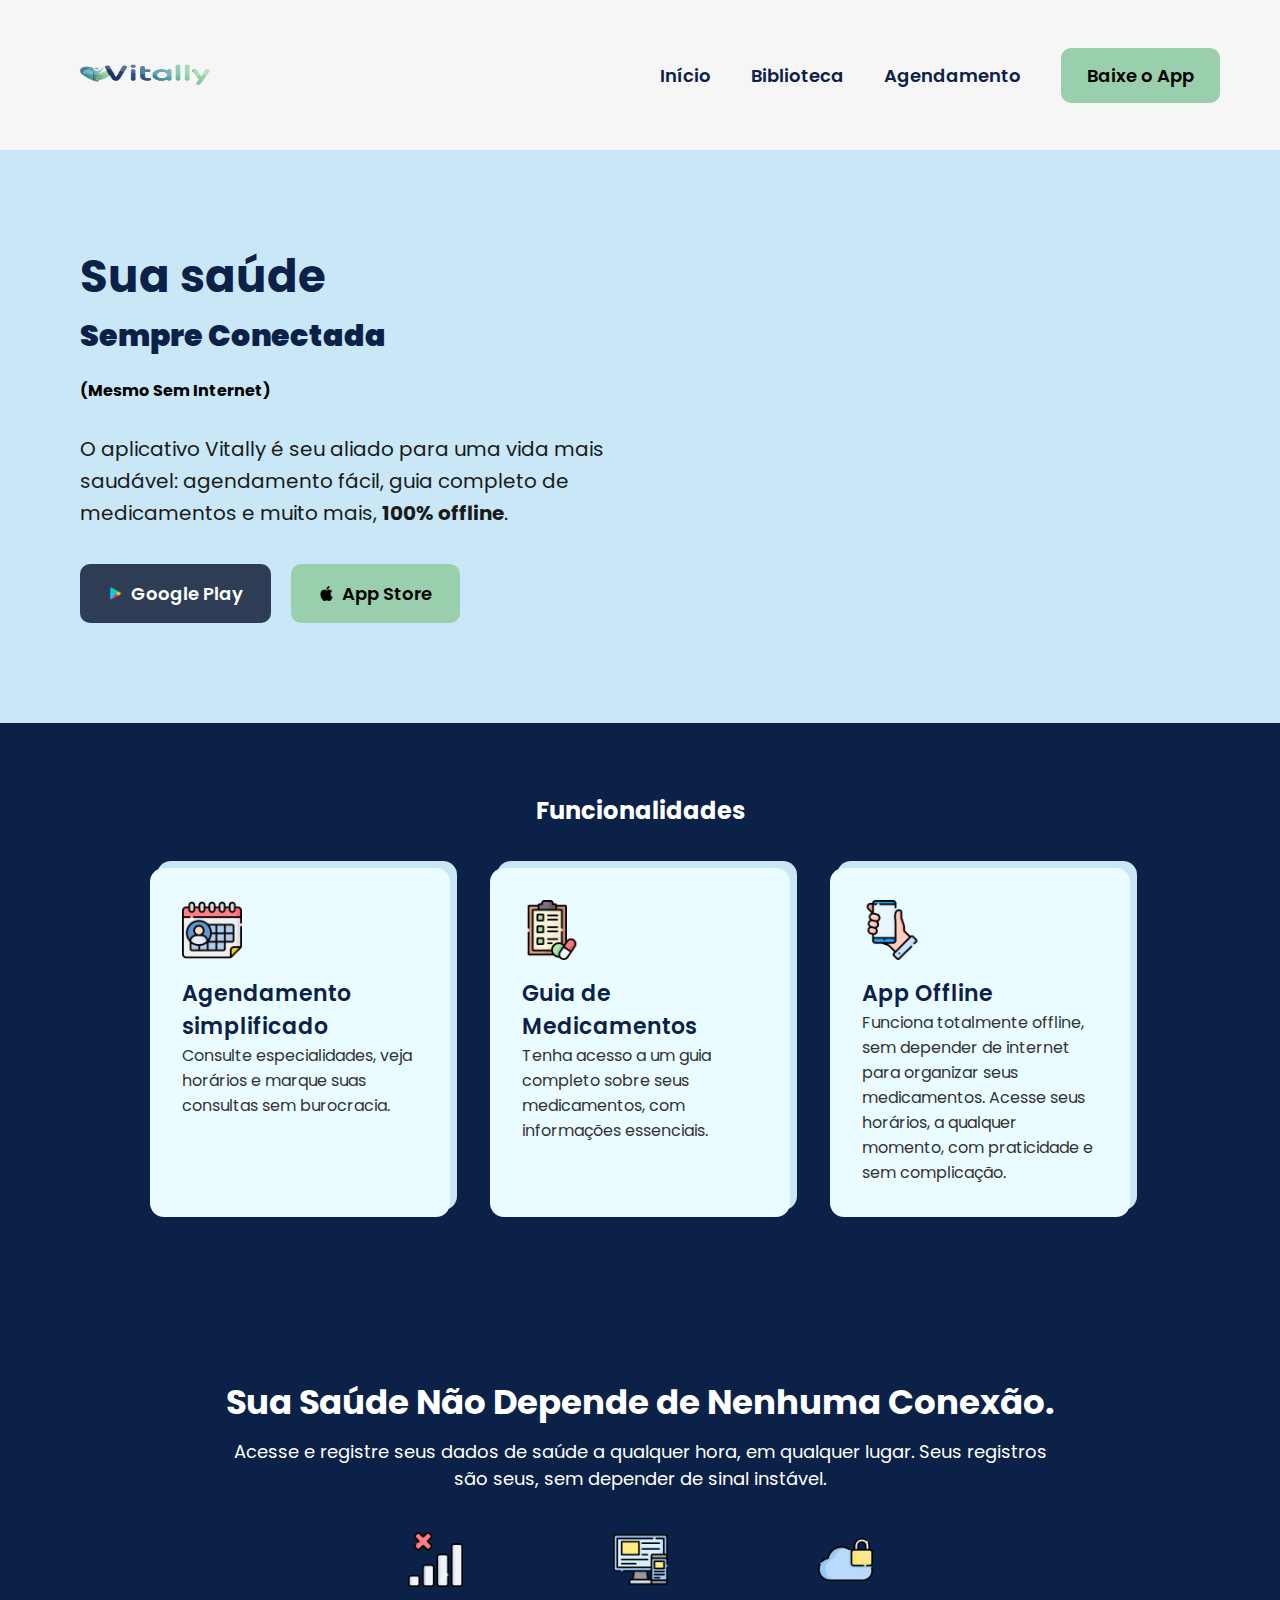
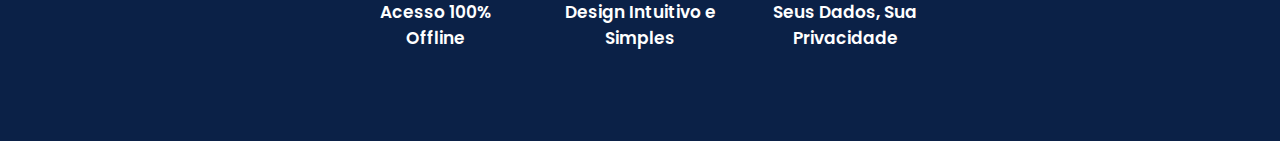
<file: index.html>
<!DOCTYPE html>
<html lang="pt-br">
  <head>
    <meta charset="UTF-8" />
    <meta name="viewport" content="width=device-width, initial-scale=1.0" />
    <title>Vitally</title>
    <link rel="stylesheet" href="style.css" />
    <link
      href="https://fonts.googleapis.com/css2?family=Poppins:wght@300;400;600;700&display=swap"
      rel="stylesheet"
    />
  </head>
  <body>
    <header class="header">
      <img src="img/logo vitally.png" alt="Vitally" class="logo" />

      <nav class="menu-desktop">
        <a href="#inicio">Início</a>
        <a href="biblioteca.html">Biblioteca</a>
        <a href="agendamento.html">Agendamento</a>
        <a href="#" class="btn-baixar">Baixe o App</a>
      </nav>

      <div id="menuBtn" class="menu-icon">☰</div>
    </header>

    <div class="fundo-menu"></div>

    <nav class="menu-lateral">
      <ul>
        <li><a href="#inicio">Início</a></li>
        <li><a href="biblioteca.html">Biblioteca</a></li>
        <li><a href="agendamento.html">Agendamento</a></li>
        <li><a href="#contato">Contato</a></li>
      </ul>
    </nav>

    <section class="destaque" id="inicio">
      <h2>Sua saúde <br /><strong>Sempre Conectada</strong></h2>
      <p><strong>(Mesmo Sem Internet)</strong></p>
      <p class="descricao">
        O aplicativo Vitally é seu aliado para uma vida mais saudável:
        agendamento fácil, guia completo de medicamentos e muito mais,
        <strong>100% offline</strong>.
      </p>

      <div class="botoes">
        <a
          href="https://play.google.com/store/search?q=Vitally&c=apps&hl=pt_BR"
          target="_blank"
          class="google"
        >
          <img src="img/google-play.png" alt="logo" />
          Google Play
        </a>
        <a
          href="https://www.apple.com/br/app-store/"
          target="_blank"
          class="apple"
        >
          <img src="img/logotipo-da-apple.png" alt="logo" />
          App Store
        </a>
      </div>
    </section>

    <section class="func">
      <h2>Funcionalidades</h2>

      <div class="cards">
        <div class="card">
          <img src="img/agenda.png" class="icon" />
          <h3>Agendamento simplificado</h3>
          <p>
            Consulte especialidades, veja horários e marque suas consultas sem
            burocracia.
          </p>
        </div>

        <div class="card">
          <img src="img/medicamento.png" class="icon" />
          <h3>Guia de Medicamentos</h3>
          <p>
            Tenha acesso a um guia completo sobre seus medicamentos, com
            informações essenciais.
          </p>
        </div>

        <div class="card">
          <img src="img/smartphone.png" class="icon" />
          <h3>App Offline</h3>
          <p>
            Funciona totalmente offline, sem depender de internet para organizar
            seus medicamentos. Acesse seus horários, a qualquer momento, com
            praticidade e sem complicação.
          </p>
        </div>
      </div>
    </section>

    <section class="extra">
      <div class="extra-container">
        <h2 class="extra-titulo">Sua Saúde Não Depende de Nenhuma Conexão.</h2>
        <p class="extra-subtitulo">
          Acesse e registre seus dados de saúde a qualquer hora, em qualquer
          lugar. Seus registros são seus, sem depender de sinal instável.
        </p>

        <div class="extra-cards">
          <div class="extra-card">
            <img src="img/sem-sinal.png" alt="Ícone" class="extra-icon" />
            <p class="extra-card-text">Acesso 100% Offline</p>
          </div>

          <div class="extra-card">
            <img
              src="img/design-responsivo.png"
              alt="Ícone"
              class="extra-icon"
            />
            <p class="extra-card-text">Design Intuitivo e Simples</p>
          </div>

          <div class="extra-card">
            <img
              src="img/computacao-em-nuvem.png"
              alt="Ícone"
              class="extra-icon"
            />
            <p class="extra-card-text">Seus Dados, Sua Privacidade</p>
          </div>
        </div>
      </div>
    </section>

    <script src="menu.js"></script>
  </body>
</html>
</file>
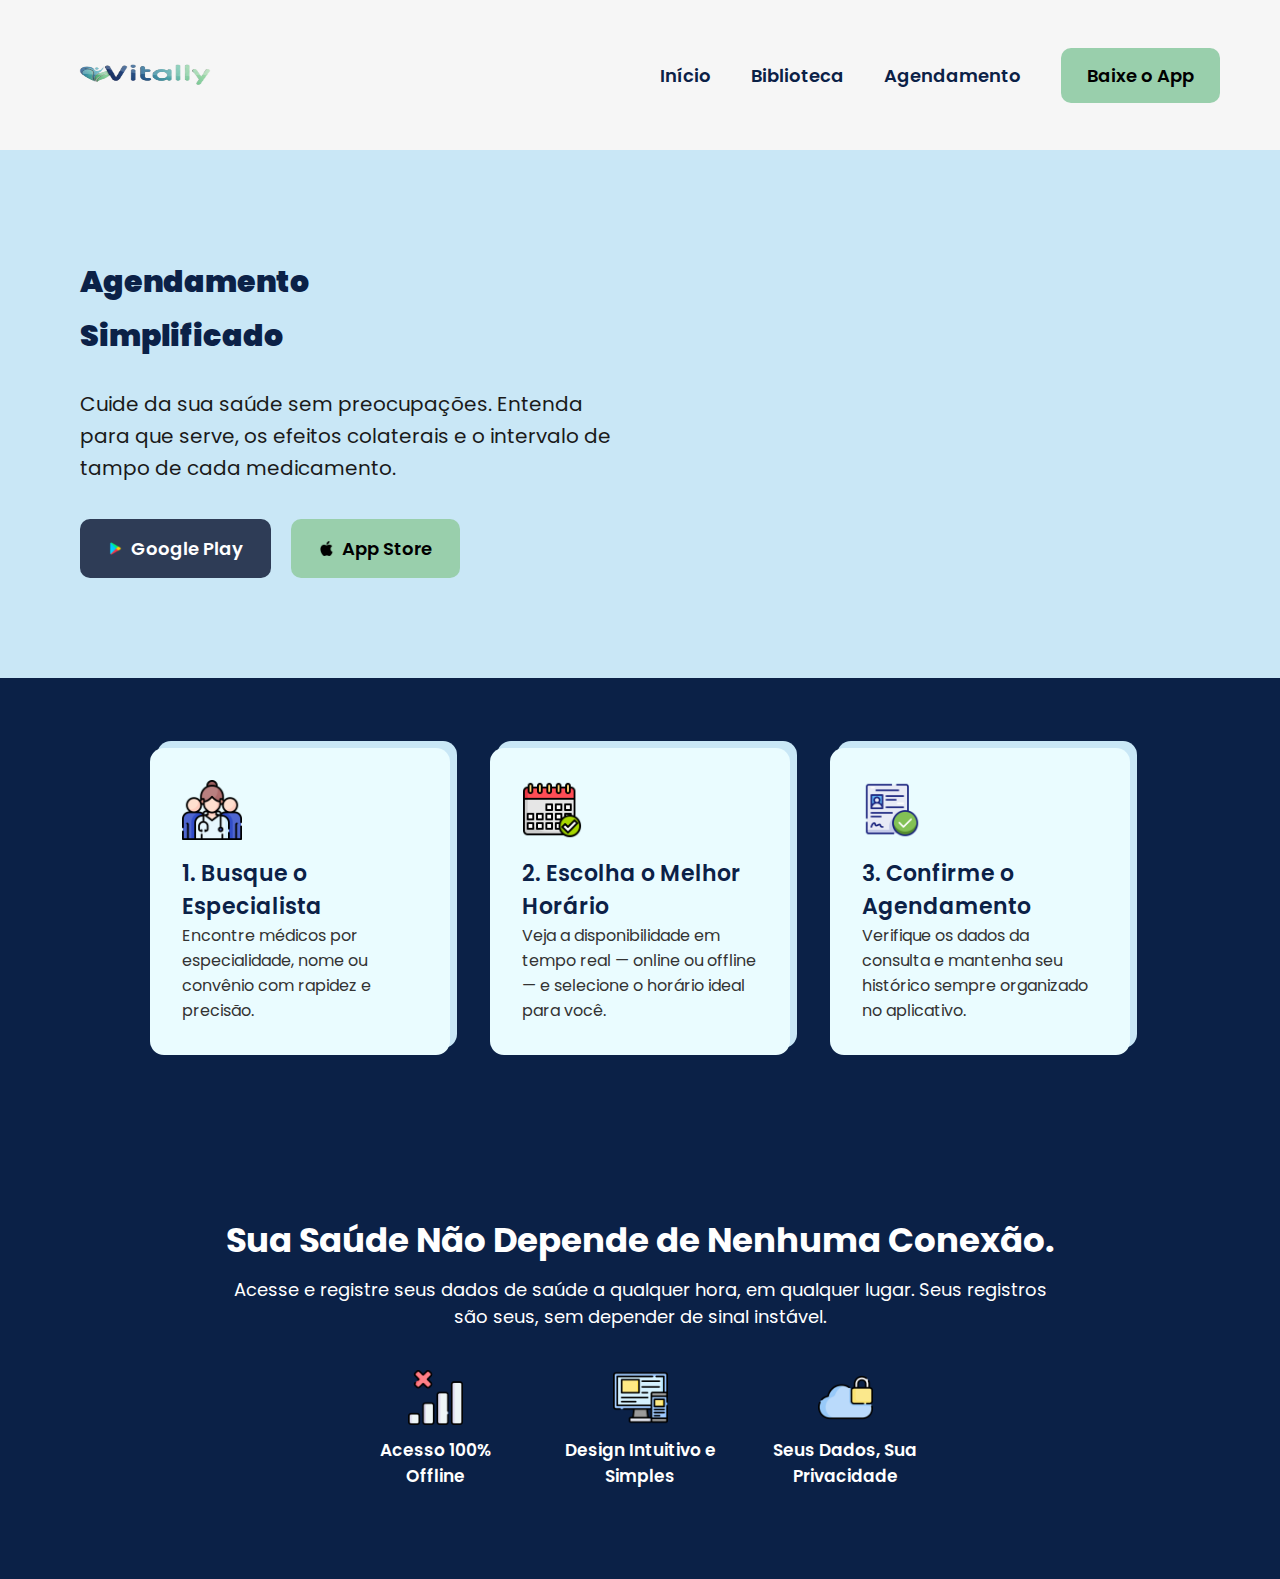
<file: agendamento.html>
<!DOCTYPE html>
<html lang="pt-br">
  <head>
    <meta charset="UTF-8" />
    <meta name="viewport" content="width=device-width, initial-scale=1.0" />
    <title>Vitally</title>

    <link rel="stylesheet" href="style.css" />
    <link
      href="https://fonts.googleapis.com/css2?family=Poppins:wght@300;400;600;700&display=swap"
      rel="stylesheet"
    />
  </head>

  <body>
    <header class="header">
      <img src="img/logo vitally.png" alt="Vitally" class="logo" />

      <nav class="menu-desktop">
        <a href="index.html">Início</a>
        <a href="biblioteca.html">Biblioteca</a>
        <a href="agendamento.html">Agendamento</a>
        <a href="#contato" class="btn-baixar">Baixe o App</a>
      </nav>

      <div id="menuBtn" class="menu-icon">☰</div>
    </header>

    <div class="fundo-menu"></div>

    <nav class="menu-lateral">
      <ul>
        <li><a href="index.html">Início</a></li>
        <li><a href="biblioteca.html">Biblioteca</a></li>
        <li><a href="agendamento.html">Agendamento</a></li>
      </ul>
    </nav>

    <section class="destaque">
      <h2>
        <strong> Agendamento <br />Simplificado </strong>
      </h2>

      <p class="descricao">
        Cuide da sua saúde sem preocupações. Entenda para que serve, os efeitos
        colaterais e o intervalo de tampo de cada medicamento.
      </p>

      <div class="botoes">
        <a
          href="https://play.google.com/store/search?q=Vitally&c=apps&hl=pt_BR"
          target="_blank"
          class="google"
        >
          <img src="img/google-play.png" alt="logo" />
          Google Play
        </a>

        <a
          href="https://www.apple.com/br/app-store/"
          target="_blank"
          class="apple"
        >
          <img src="img/logotipo-da-apple.png" alt="logo" />
          App Store
        </a>
      </div>
    </section>

    <section class="func">
      <div class="cards">
        <div class="card">
          <img src="img/equipe-medica.png" class="icon" />
          <h3>1. Busque o Especialista</h3>
          <p>
            Encontre médicos por especialidade, nome ou convênio com rapidez e
            precisão.
          </p>
        </div>

        <div class="card">
          <img src="img/calendario.png" class="icon" />
          <h3>2. Escolha o Melhor Horário</h3>
          <p>
            Veja a disponibilidade em tempo real — online ou offline — e
            selecione o horário ideal para você.
          </p>
        </div>

        <div class="card">
          <img src="img/inscricao-confirmada.png" class="icon" />
          <h3>3. Confirme o Agendamento</h3>
          <p>
            Verifique os dados da consulta e mantenha seu histórico sempre
            organizado no aplicativo.
          </p>
        </div>
      </div>
    </section>

    <section class="extra">
      <div class="extra-container">
        <h2 class="extra-titulo">Sua Saúde Não Depende de Nenhuma Conexão.</h2>

        <p class="extra-subtitulo">
          Acesse e registre seus dados de saúde a qualquer hora, em qualquer
          lugar. Seus registros são seus, sem depender de sinal instável.
        </p>

        <div class="extra-cards">
          <div class="extra-card">
            <img src="img/sem-sinal.png" alt="Ícone" class="extra-icon" />
            <p class="extra-card-text">Acesso 100% Offline</p>
          </div>

          <div class="extra-card">
            <img
              src="img/design-responsivo.png"
              alt="Ícone"
              class="extra-icon"
            />
            <p class="extra-card-text">Design Intuitivo e Simples</p>
          </div>

          <div class="extra-card">
            <img
              src="img/computacao-em-nuvem.png"
              alt="Ícone"
              class="extra-icon"
            />
            <p class="extra-card-text">Seus Dados, Sua Privacidade</p>
          </div>
        </div>
      </div>
    </section>

    <script src="menu.js"></script>
  </body>
</html>
</file>
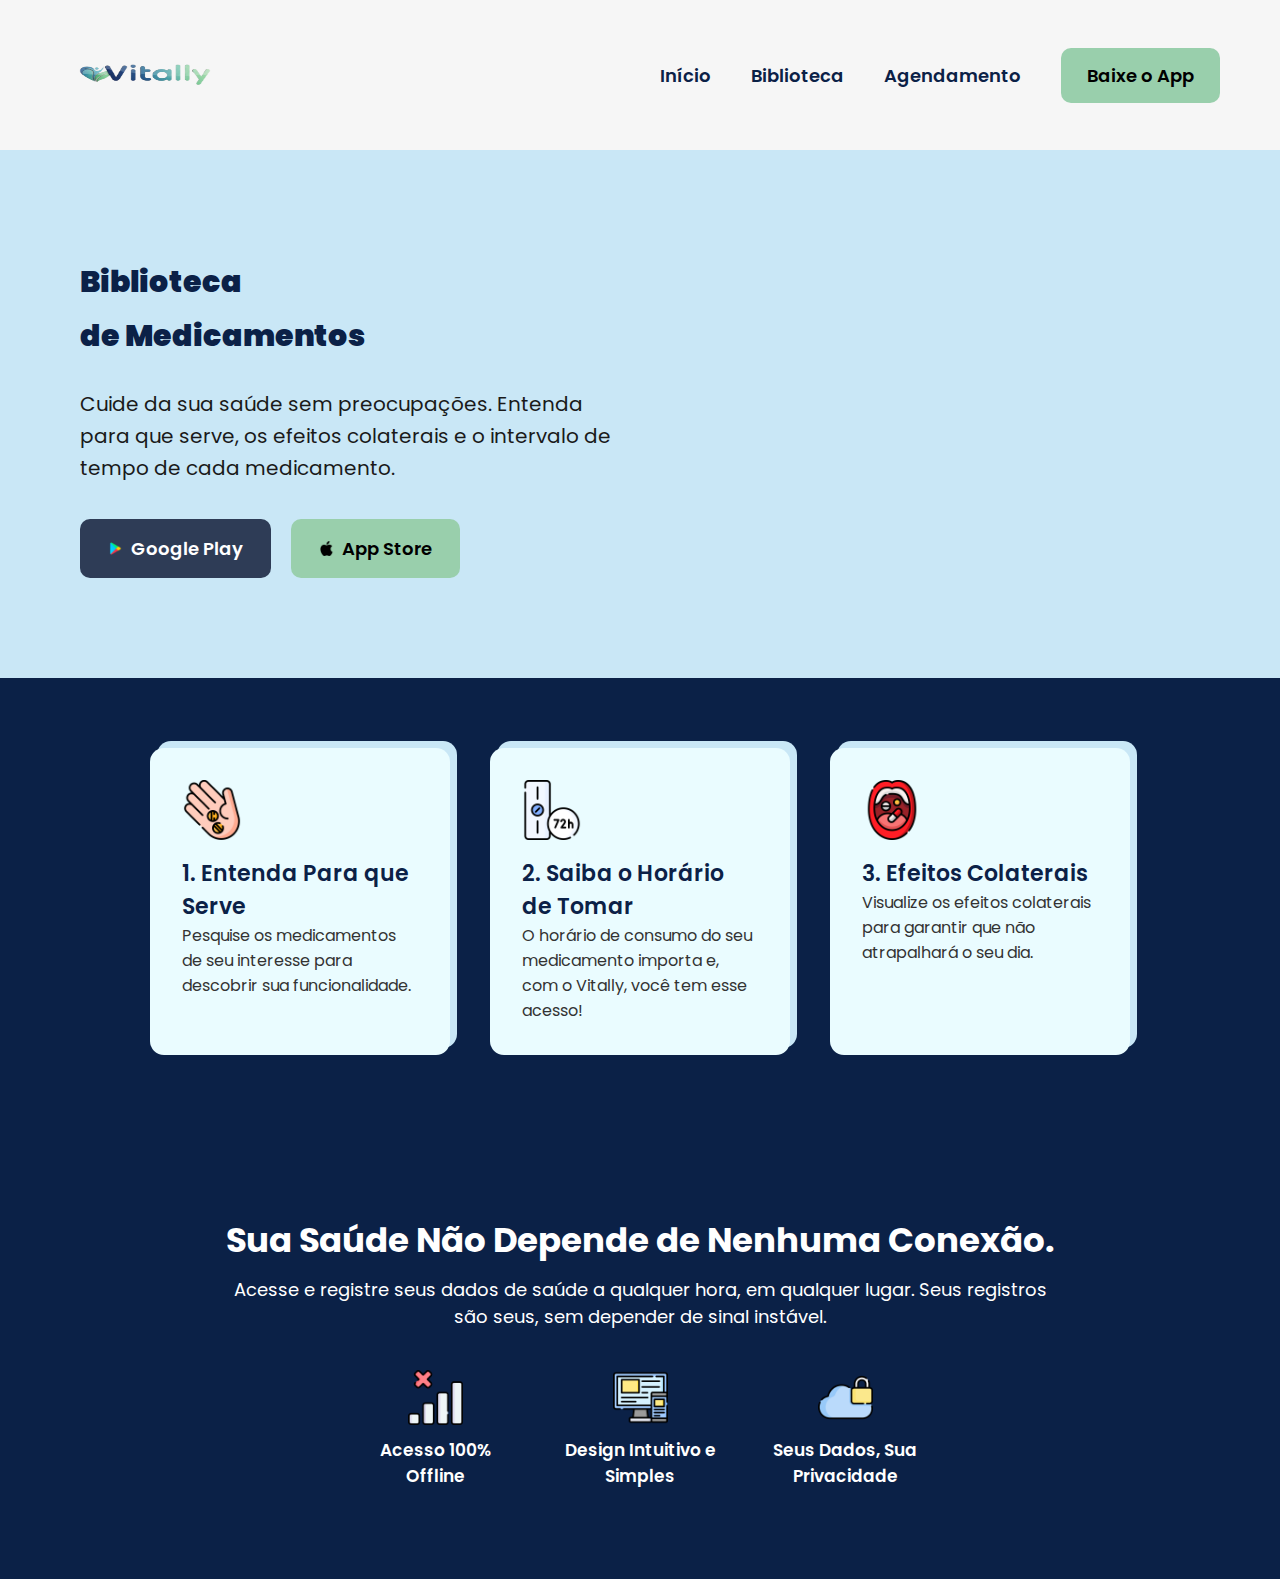
<file: biblioteca.html>
<!DOCTYPE html>
<html lang="pt-br">
  <head>
    <meta charset="UTF-8" />
    <meta name="viewport" content="width=device-width, initial-scale=1.0" />
    <title>Vitally</title>

    <link rel="stylesheet" href="style.css" />

    <link
      href="https://fonts.googleapis.com/css2?family=Poppins:wght@300;400;600;700&display=swap"
      rel="stylesheet"
    />
  </head>

  <body>
    <header class="header">
      <img src="img/logo vitally.png" alt="Vitally" class="logo" />

      <nav class="menu-desktop">
        <a href="index.html">Início</a>
        <a href="biblioteca.html">Biblioteca</a>
        <a href="agendamento.html">Agendamento</a>
        <a href="#contato" class="btn-baixar">Baixe o App</a>
      </nav>

      <!-- ÍCONE MOBILE -->
      <div id="menuBtn" class="menu-icon">☰</div>
    </header>

    <div class="fundo-menu"></div>

    <nav class="menu-lateral">
      <ul>
        <li><a href="index.html">Início</a></li>
        <li><a href="biblioteca.html">Biblioteca</a></li>
        <li><a href="agendamento.html">Agendamento</a></li>
      </ul>
    </nav>

    <section class="destaque">
      <h2>
        <strong
          >Biblioteca <br />
          de Medicamentos</strong
        >
      </h2>

      <p class="descricao">
        Cuide da sua saúde sem preocupações. Entenda para que serve, os efeitos
        colaterais e o intervalo de tempo de cada medicamento.
      </p>

      <div class="botoes">
        <a
          href="https://play.google.com/store/search?q=Vitally&c=apps&hl=pt_BR"
          target="_blank"
          class="google"
        >
          <img src="img/google-play.png" alt="logo" />
          Google Play
        </a>

        <a
          href="https://www.apple.com/br/app-store/"
          target="_blank"
          class="apple"
        >
          <img src="img/logotipo-da-apple.png" alt="logo" />
          App Store
        </a>
      </div>
    </section>

    <section class="func">
      <div class="cards">
        <div class="card">
          <img src="img/comprimidos.png" class="icon" />
          <h3>1. Entenda Para que Serve</h3>
          <p>
            Pesquise os medicamentos de seu interesse para descobrir sua
            funcionalidade.
          </p>
        </div>

        <div class="card">
          <img src="img/comprimido.png" class="icon" />
          <h3>2. Saiba o Horário de Tomar</h3>
          <p>
            O horário de consumo do seu medicamento importa e, com o Vitally,
            você tem esse acesso!
          </p>
        </div>

        <div class="card">
          <img src="img/comprimidos (1).png" class="icon" />
          <h3>3. Efeitos Colaterais</h3>
          <p>
            Visualize os efeitos colaterais para garantir que não atrapalhará o
            seu dia.
          </p>
        </div>
      </div>
    </section>

    <section class="extra">
      <div class="extra-container">
        <h2 class="extra-titulo">Sua Saúde Não Depende de Nenhuma Conexão.</h2>
        <p class="extra-subtitulo">
          Acesse e registre seus dados de saúde a qualquer hora, em qualquer
          lugar. Seus registros são seus, sem depender de sinal instável.
        </p>

        <div class="extra-cards">
          <div class="extra-card">
            <img src="img/sem-sinal.png" alt="Ícone" class="extra-icon" />
            <p class="extra-card-text">Acesso 100% Offline</p>
          </div>

          <div class="extra-card">
            <img
              src="img/design-responsivo.png"
              alt="Ícone"
              class="extra-icon"
            />
            <p class="extra-card-text">Design Intuitivo e Simples</p>
          </div>

          <div class="extra-card">
            <img
              src="img/computacao-em-nuvem.png"
              alt="Ícone"
              class="extra-icon"
            />
            <p class="extra-card-text">Seus Dados, Sua Privacidade</p>
          </div>
        </div>
      </div>
    </section>

    <script src="menu.js"></script>
  </body>
</html>
</file>
<file: style.css>
* {
  padding: 0;
  margin: 0;
  box-sizing: border-box;
  font-family: "Poppins", sans-serif;
}

body {
  background: #f6f6f6;
}

.header {
  display: flex;
  justify-content: space-between;
  padding: 10px 20px;
  align-items: center;
}

.logo {
  width: 120px;
  height: 100px;
  display: block;
}

.menu-icon {
  font-size: 32px;
  cursor: pointer;
  user-select: none;
  display: block;
}

.menu-lateral {
  position: fixed;
  top: 0;
  right: -200px;
  width: 200px;
  height: 100vh;
  background: #0b2147;
  padding-top: 80px;
  transition: right 0.35s ease;
}

.menu-lateral ul {
  list-style: none;
}

.menu-lateral ul li {
  margin: 20px 0;
}

.menu-lateral ul li a {
  color: #fff;
  font-size: 18px;
  padding: 10px 20px;
  display: block;
  text-decoration: none;
}

.menu-lateral.ativo {
  right: 0;
}

.fundo-menu {
  position: fixed;
  top: 0;
  left: 0;
  width: 100%;
  height: 100%;
  background: rgba(0, 0, 0, 0.4);
  opacity: 0;
  pointer-events: none;
  transition: 0.3s ease;
}

.fundo-menu.ativo {
  opacity: 1;
  pointer-events: all;
}

.destaque {
  background: #c9e7f6;
  padding: 40px 20px;
  text-align: left;
}

.destaque h2 {
  font-size: 28px;
  color: #0b2147;
  font-weight: 600;
}

.destaque h2 strong {
  font-size: 30px;
}

.destaque .descricao {
  margin-top: 10px;
  font-size: 15px;
  color: #1a1a1a;
}

.botoes {
  margin-top: 25px;
  display: flex;
  gap: 15px;
}

.botoes img {
  width: 15px;
  height: 15px;
}

.google,
.apple {
  padding: 12px 20px;
  border-radius: 8px;
  font-weight: 600;
  cursor: pointer;
  font-size: 14px;
  display: flex;
  align-items: center;
  justify-content: center;
  gap: 8px;
  text-decoration: none;
}

.google {
  background: #2e3c56;
  color: #fff;
}

.google:hover {
  background: #2c63ca;
}

.apple {
  background: #99cfac;
  color: #000;
}

.apple:hover {
  background: #8efd98;
}

.func {
  background: #0b2147;
  padding: 40px 20px;
  color: #fff;
  text-align: center;
}

.func h2 {
  margin-bottom: 40px;
}

.cards {
  display: flex;
  flex-direction: column;
  gap: 20px;
}

.card {
  background: #eafcff;
  color: #000;
  border-radius: 12px;
  padding: 20px;
  text-align: left;
  box-shadow: 5px -6px 0px 0px #c9e7f6;
  transition: transform 0.3s ease;
}

.card:hover {
  border: 2px solid #5daad1;
  transform: translateX(5px);
}

.card .icon {
  width: 45px;
  margin-bottom: 10px;
}

.card h3 {
  font-size: 18px;
  font-weight: 600;
  color: #0b2147;
}

.card p {
  font-size: 14px;
  color: #333;
}

.extra {
  display: none;
  background: #0b2147;
  padding: 40px 20px;
  color: white;
  text-align: center;
}

.menu-desktop {
  display: none;
}

@media screen and (min-width: 768px) {
  .extra {
    display: block;
  }

  .menu-desktop {
    display: flex;
    gap: 25px;
    align-items: center;
  }

  .menu-desktop a {
    text-decoration: none;
    color: #0b2147;
    font-size: 16px;
    font-weight: 600;
    transition: 0.2s;
  }

  .menu-desktop a:hover {
    background: #e5e5e5c1;
    padding: 10px;
    border-radius: 5px;
  }

  .menu-desktop .btn-baixar {
    background: #99cfac;
    padding: 10px 18px;
    border-radius: 8px;
    color: #000 !important;
  }

  .menu-desktop .btn-baixar:hover {
    background: #8efd98;
  }

  .menu-icon {
    display: none;
  }

  .menu-lateral,
  .fundo-menu {
    display: none;
  }
}

.extra-container {
  max-width: 1100px;
  margin: auto;
}

.extra-titulo {
  font-size: 26px;
  font-weight: 700;
  margin-bottom: 10px;
}

.extra-subtitulo {
  font-size: 15px;
  max-width: 650px;
  margin: 0 auto 40px;
  line-height: 1.5;
}

.extra-cards {
  display: flex;
  justify-content: center;
  gap: 45px;
  flex-wrap: wrap;
}

.extra-card {
  display: flex;
  flex-direction: column;
  align-items: center;
  width: 160px;
}

.extra-icon {
  width: 55px;
  height: auto;
  margin-bottom: 12px;
}

.extra-card-text {
  font-size: 15px;
  font-weight: 600;
}

@media screen and (min-width: 1024px) {
  .header {
    padding: 25px 60px;
  }

  .logo {
    width: 170px;
  }

  .menu-icon,
  .menu-lateral,
  .fundo-menu {
    display: none !important;
  }

  .menu-desktop {
    display: flex;
    gap: 40px;
    align-items: center;
  }

  .menu-desktop a {
    font-size: 18px;
  }

  .menu-desktop .btn-baixar {
    padding: 14px 26px;
    border-radius: 10px;
  }

  .destaque {
    background: #c9e7f6;
    padding: 100px 80px;
    display: flex;
    flex-direction: column;
    align-items: flex-start;
    gap: 20px;
    text-align: left;
  }

  .destaque h2 {
    font-size: 45px;
    line-height: 1.2;
    color: #0b2147;
    font-weight: 700;
  }

  .destaque .subinfo {
    font-size: 18px;
    font-weight: 600;
    margin-top: -10px;
    color: #0b2147;
  }

  .destaque .descricao {
    margin-top: 10px;
    font-size: 20px;
    max-width: 550px;
    line-height: 1.6;
    color: #1a1a1a;
  }

  .botoes {
    margin-top: 15px;
    display: flex;
    gap: 20px;
  }

  .botoes a {
    font-size: 18px;
    padding: 16px 28px;
    border-radius: 10px;
  }

  .func {
    padding: 70px 60px;
  }

  .cards {
    flex-direction: row;
    justify-content: center;
    gap: 40px;
  }

  .card {
    width: 300px;
    padding: 32px;
    border-radius: 14px;
    box-shadow: 7px -7px 0px 0px #c9e7f6;
  }

  .card .icon {
    width: 60px;
  }

  .card h3 {
    font-size: 22px;
  }

  .card p {
    font-size: 16px;
  }

  .extra {
    padding: 90px 60px;
  }

  .extra-titulo {
    font-size: 34px;
  }

  .extra-subtitulo {
    font-size: 18px;
    max-width: 850px;
  }

  .extra-card-text {
    font-size: 17px;
  }
}
</file>
